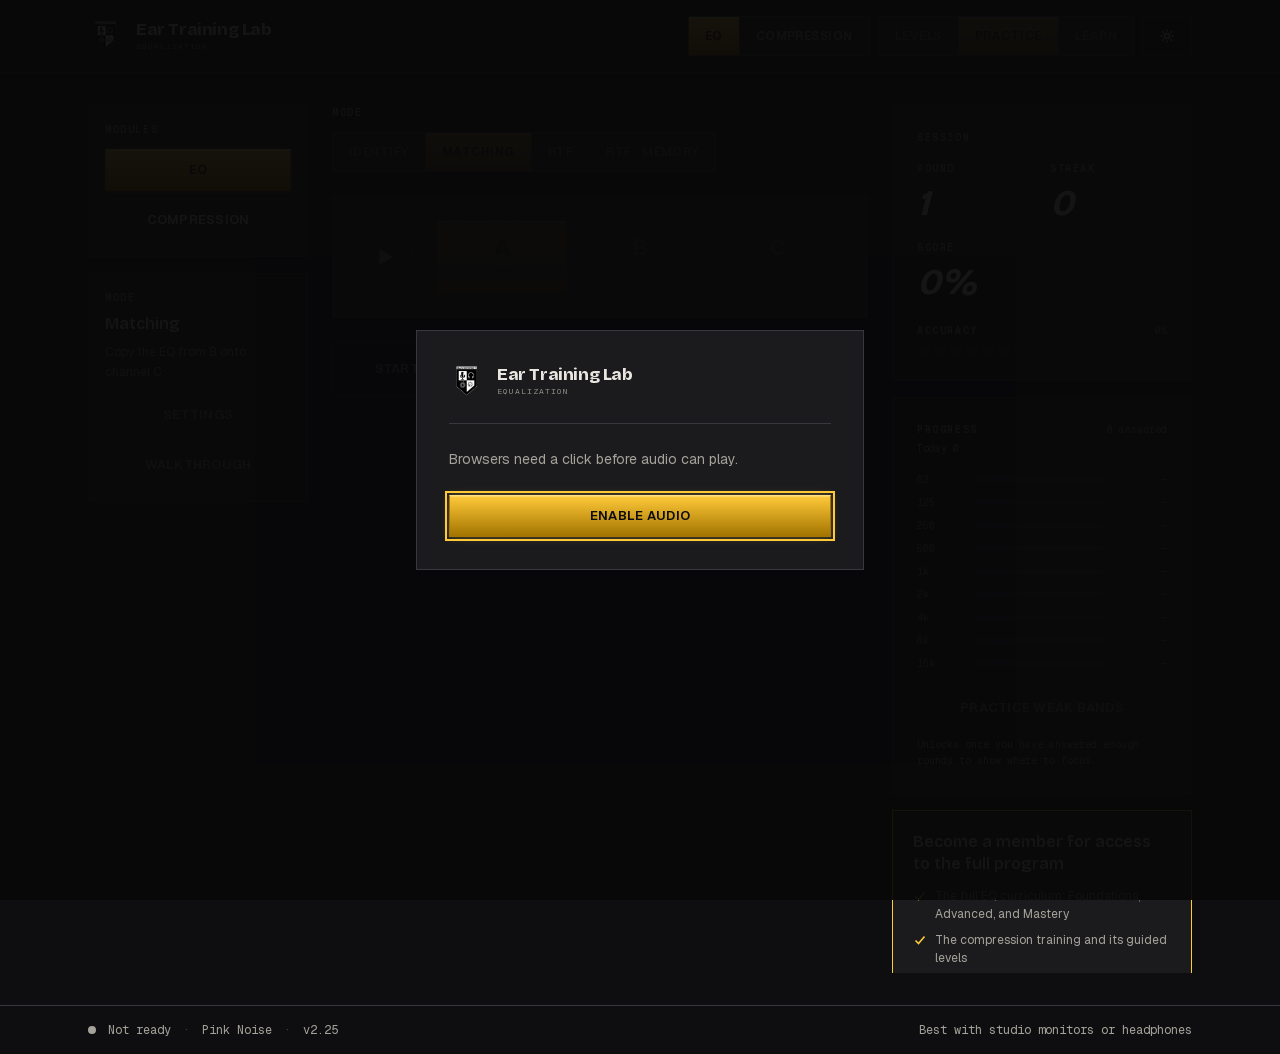
<file: index.html>
<!doctype html>
<html lang="en">
<head>
<meta charset="utf-8" />
<meta name="viewport" content="width=device-width, initial-scale=1" />
<title>Ear Training Lab · Audio University</title>
<!--
  RETIRED index.html -> lab.html?free=1

  This was the standalone free sample of the EQ trainer. It is superseded by the unified Ear Training
  Lab (lab.html), which is faster, precompiled, and the only copy that receives
  fixes. Saved progress carries over: both use the same localStorage keys
  (earTrainingProgress, au_comp_levels_v1).

  Kept as a redirect rather than deleted so old links, bookmarks and any Circle
  embed still pointing here land on the current app instead of a stale one.
  To restore the original: git revert the commit that added this file.
-->
<meta http-equiv="refresh" content="0; url=lab.html?free=1" />
<style>
  body { margin:0; background:#0e0e10; color:#e9e6df; font-family:system-ui,-apple-system,sans-serif;
         display:flex; align-items:center; justify-content:center; min-height:100vh; text-align:center; padding:24px }
  a { color:#d4a13a }
</style>
</head>
<body>
  <div>
    <p>Taking you to the Ear Training Lab.</p>
    <p><a href="lab.html?free=1">Continue</a></p>
  </div>
  <script>
    // Carry any existing query string across (?week=3, ?preview=1, and so on).
    (function () {
      try {
        var p = new URLSearchParams(location.search);
        p.set("free", "1");
        var q = p.toString();
        location.replace("lab.html" + (q ? "?" + q : ""));
      } catch (e) { location.replace("lab.html?free=1"); }
    })();
  </script>
</body>
</html>
</file>
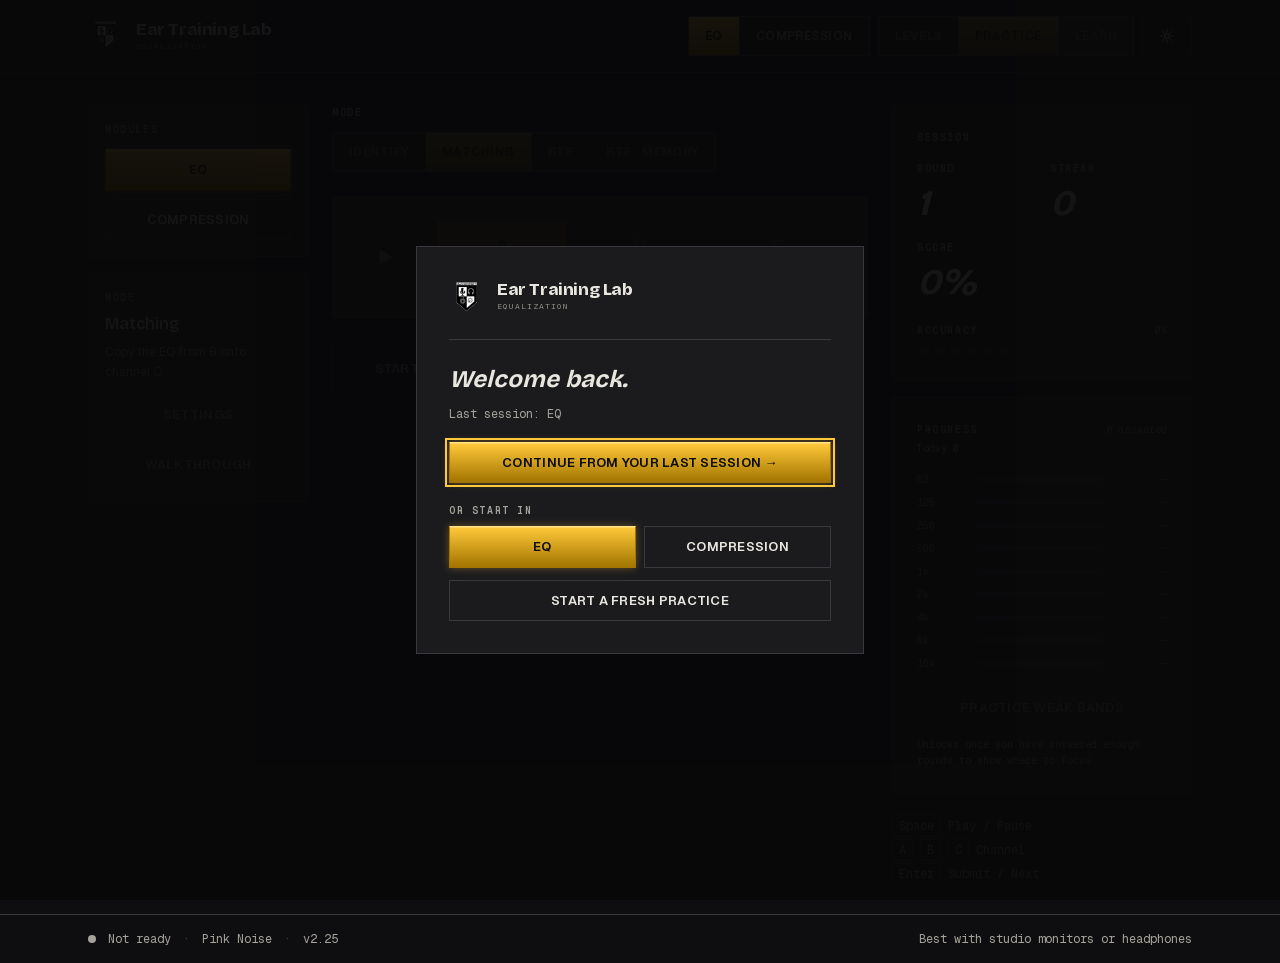
<file: compression.html>
<!doctype html>
<html lang="en">
<head>
<meta charset="utf-8" />
<meta name="viewport" content="width=device-width, initial-scale=1" />
<title>Ear Training Lab · Audio University</title>
<!--
  RETIRED compression.html -> lab.html

  This was the standalone compression trainer. It is superseded by the unified Ear Training
  Lab (lab.html), which is faster, precompiled, and the only copy that receives
  fixes. Saved progress carries over: both use the same localStorage keys
  (earTrainingProgress, au_comp_levels_v1).

  Kept as a redirect rather than deleted so old links, bookmarks and any Circle
  embed still pointing here land on the current app instead of a stale one.
  To restore the original: git revert the commit that added this file.
-->
<meta http-equiv="refresh" content="0; url=lab.html" />
<style>
  body { margin:0; background:#0e0e10; color:#e9e6df; font-family:system-ui,-apple-system,sans-serif;
         display:flex; align-items:center; justify-content:center; min-height:100vh; text-align:center; padding:24px }
  a { color:#d4a13a }
</style>
</head>
<body>
  <div>
    <p>Taking you to the Ear Training Lab.</p>
    <p><a href="lab.html">Continue</a></p>
  </div>
  <script>
    // Carry any existing query string across (?week=3, ?preview=1, and so on).
    (function () {
      try {
        var p = new URLSearchParams(location.search);
        
        var q = p.toString();
        location.replace("lab.html" + (q ? "?" + q : ""));
      } catch (e) { location.replace("lab.html"); }
    })();
  </script>
</body>
</html>
</file>
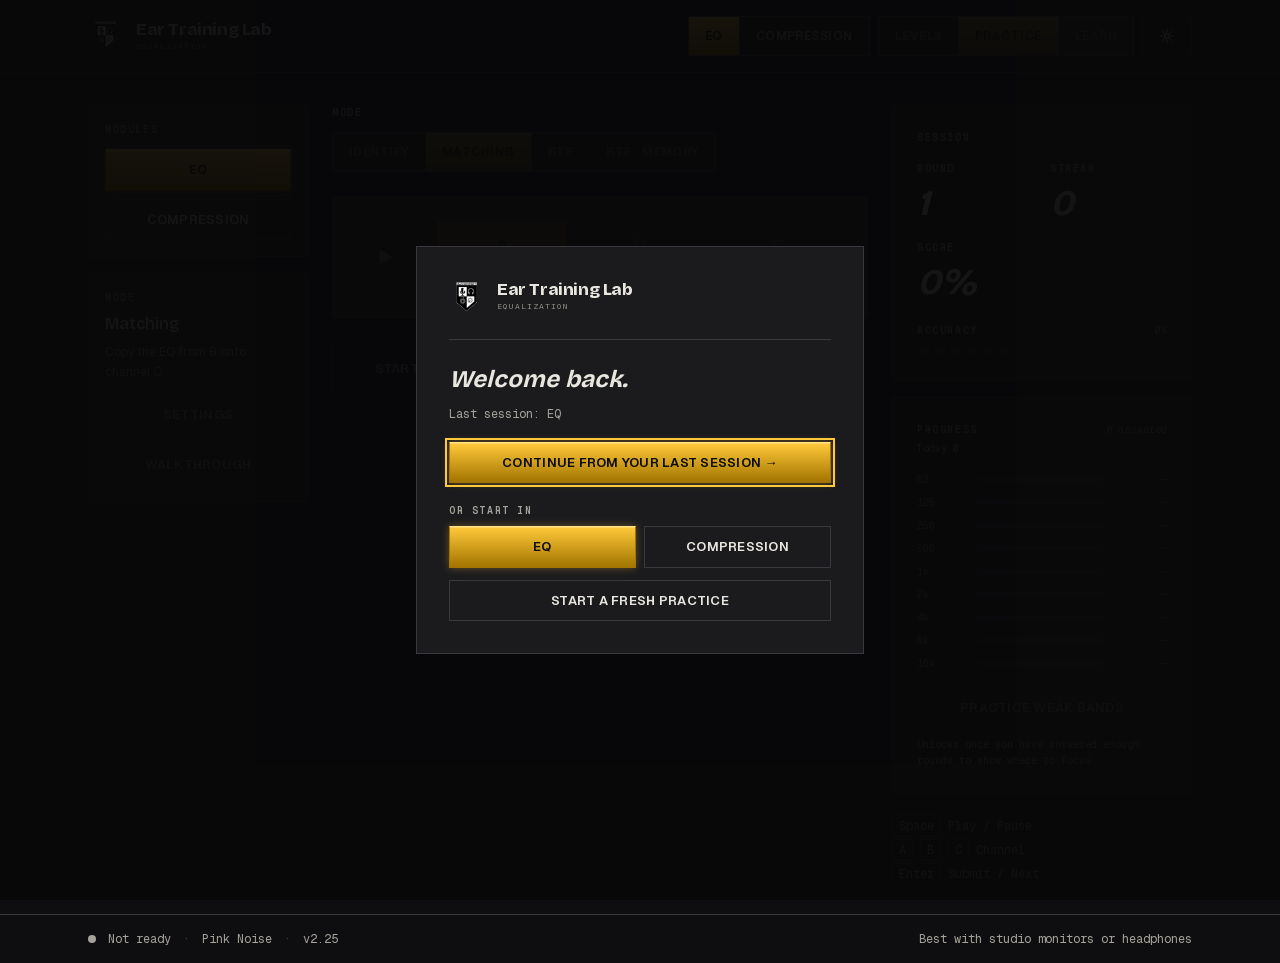
<file: full.html>
<!doctype html>
<html lang="en">
<head>
<meta charset="utf-8" />
<meta name="viewport" content="width=device-width, initial-scale=1" />
<title>Ear Training Lab · Audio University</title>
<!--
  RETIRED full.html -> lab.html

  This was the standalone member EQ trainer. It is superseded by the unified Ear Training
  Lab (lab.html), which is faster, precompiled, and the only copy that receives
  fixes. Saved progress carries over: both use the same localStorage keys
  (earTrainingProgress, au_comp_levels_v1).

  Kept as a redirect rather than deleted so old links, bookmarks and any Circle
  embed still pointing here land on the current app instead of a stale one.
  To restore the original: git revert the commit that added this file.
-->
<meta http-equiv="refresh" content="0; url=lab.html" />
<style>
  body { margin:0; background:#0e0e10; color:#e9e6df; font-family:system-ui,-apple-system,sans-serif;
         display:flex; align-items:center; justify-content:center; min-height:100vh; text-align:center; padding:24px }
  a { color:#d4a13a }
</style>
</head>
<body>
  <div>
    <p>Taking you to the Ear Training Lab.</p>
    <p><a href="lab.html">Continue</a></p>
  </div>
  <script>
    // Carry any existing query string across (?week=3, ?preview=1, and so on).
    (function () {
      try {
        var p = new URLSearchParams(location.search);
        
        var q = p.toString();
        location.replace("lab.html" + (q ? "?" + q : ""));
      } catch (e) { location.replace("lab.html"); }
    })();
  </script>
</body>
</html>
</file>
